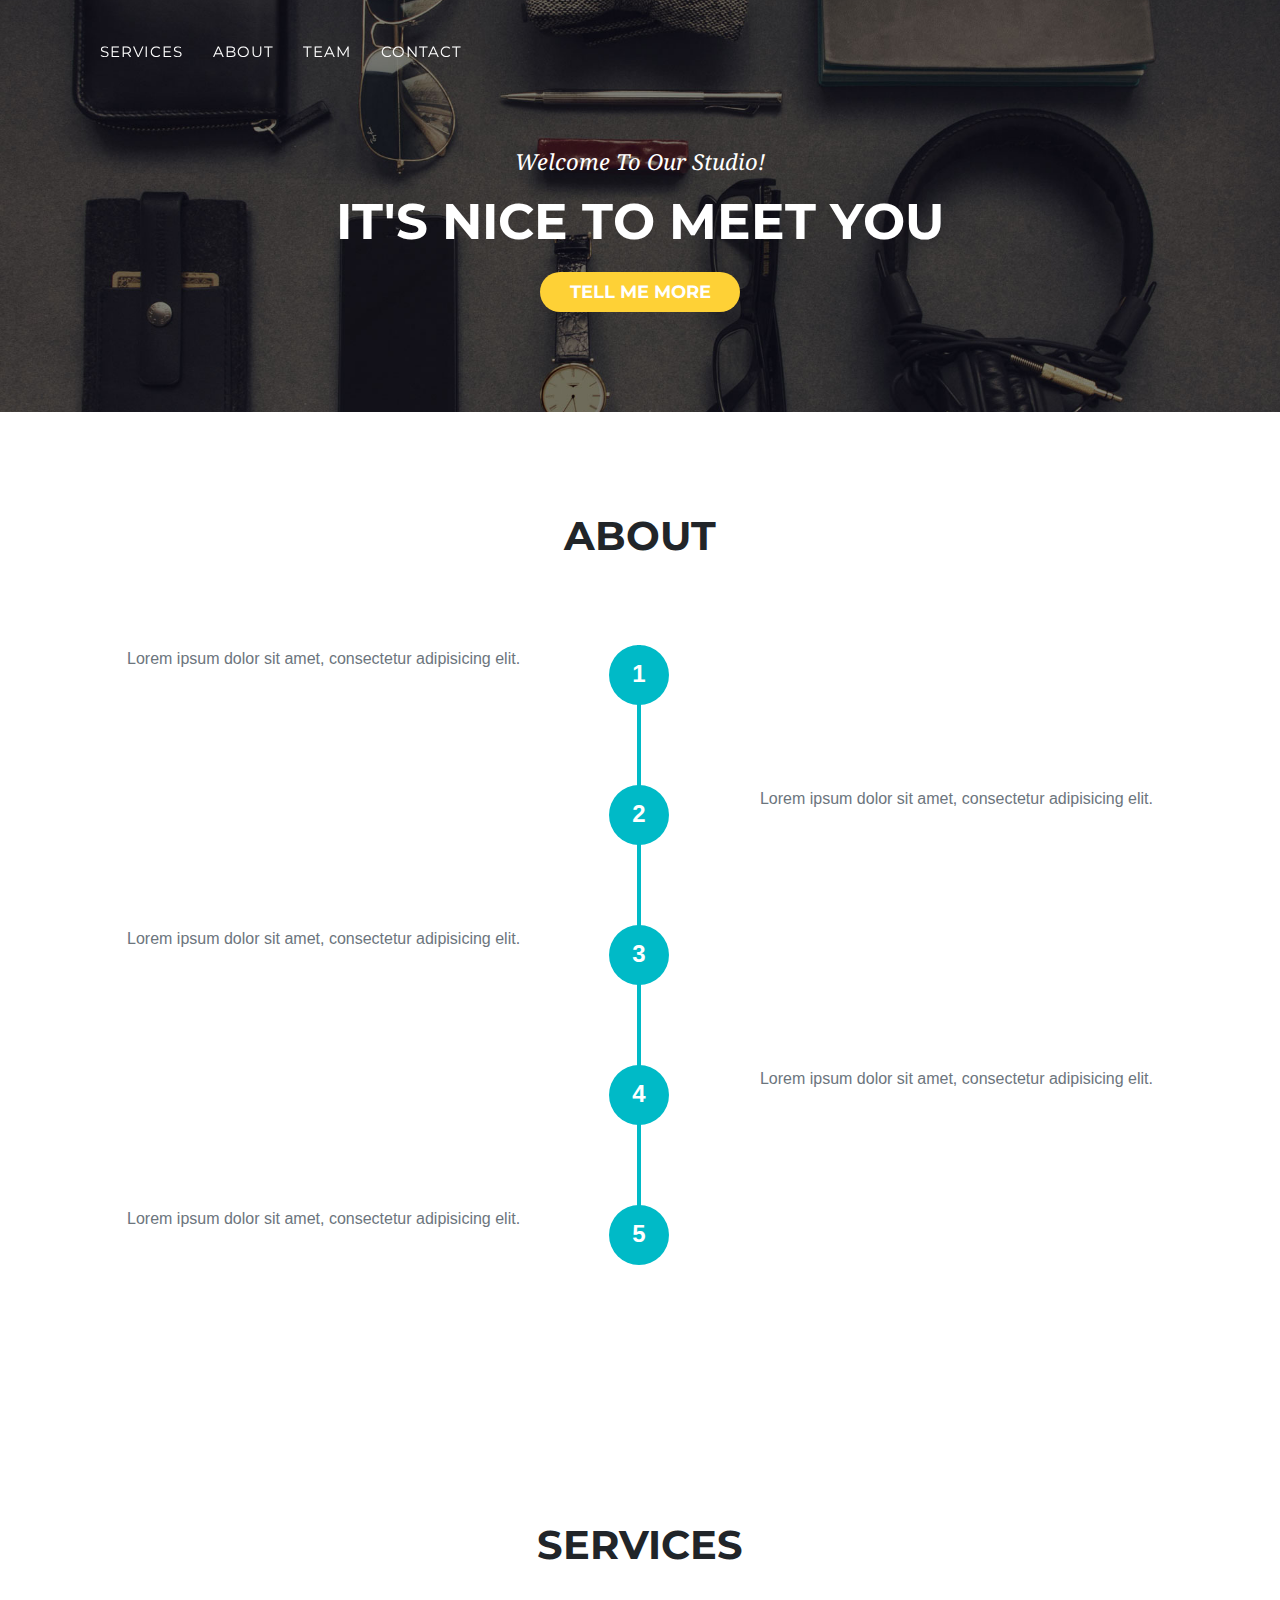
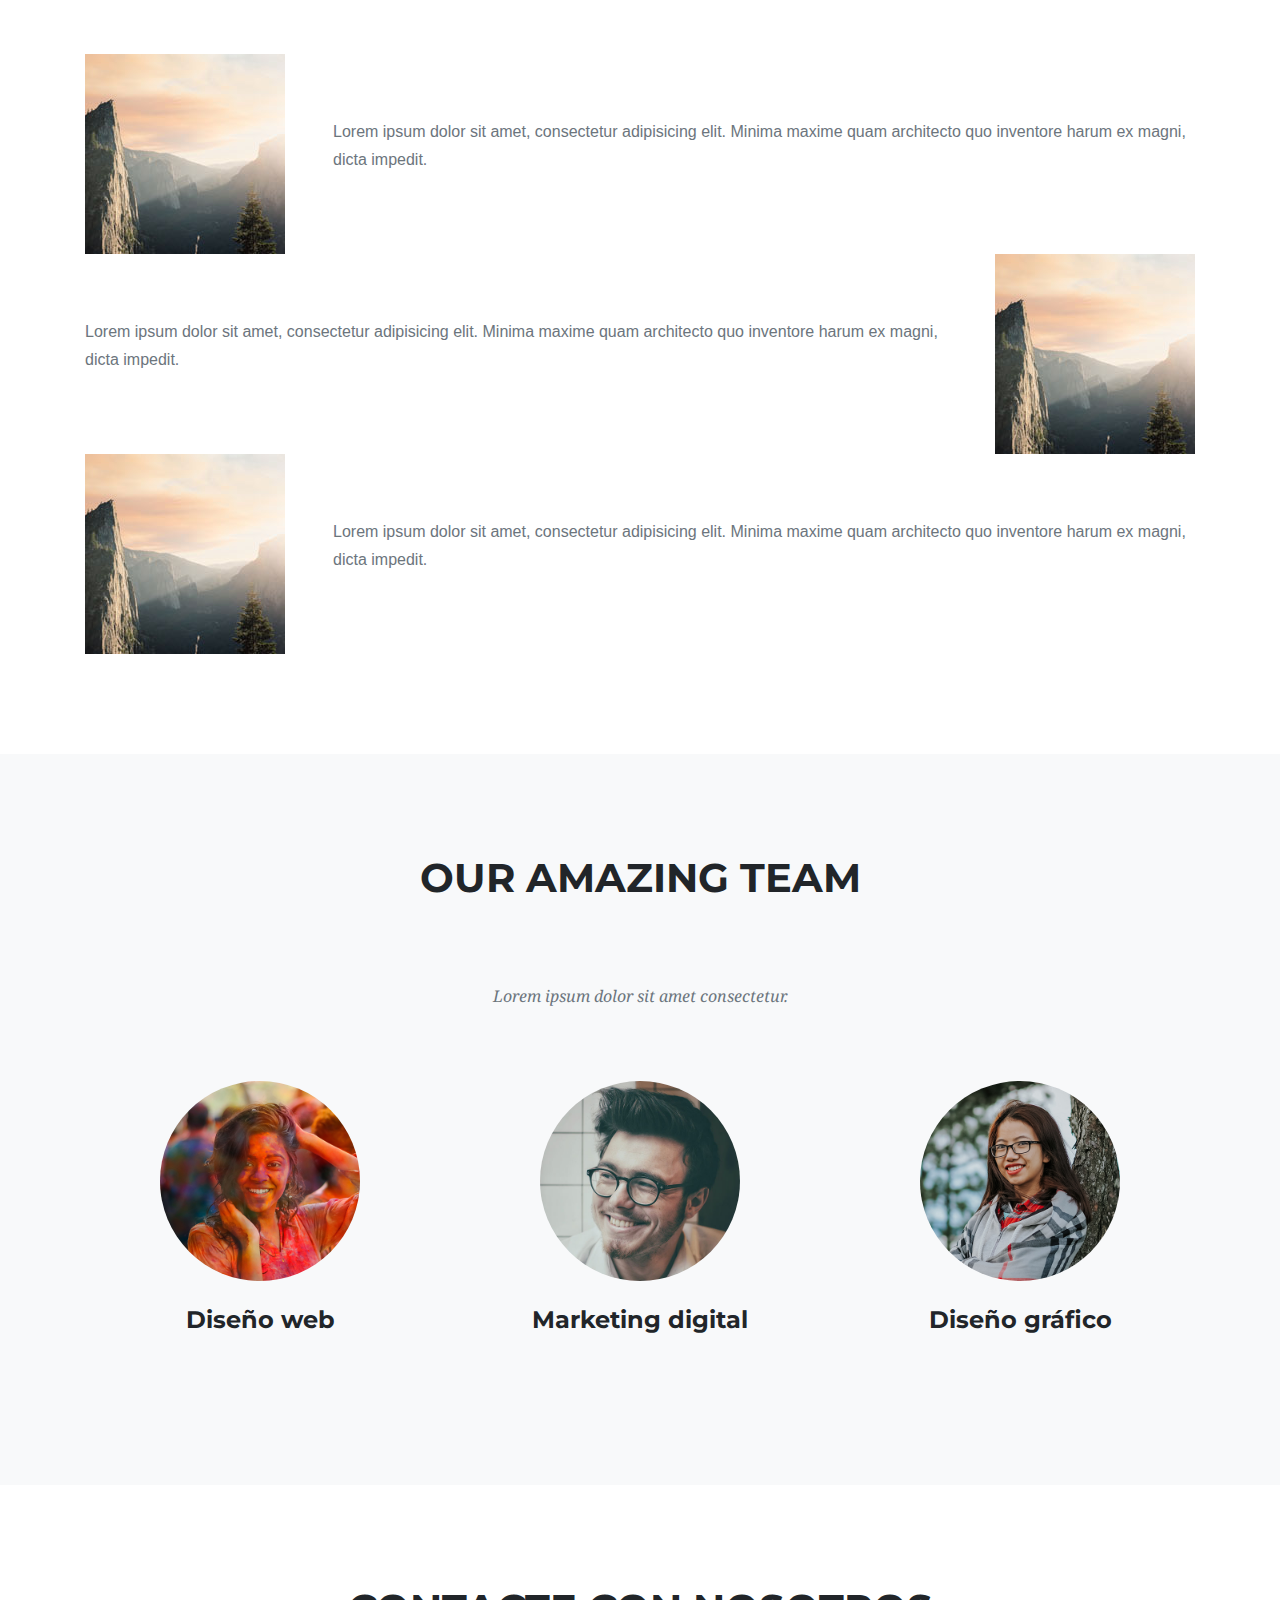
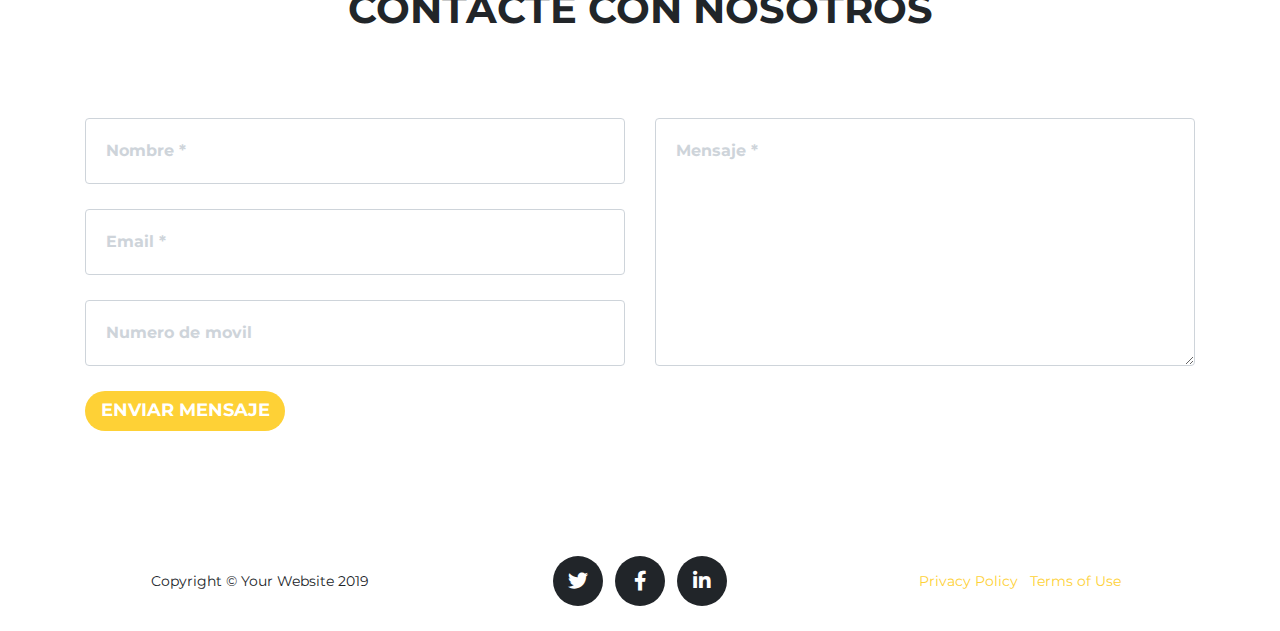
<file: index.html>
<!DOCTYPE html>
<html lang="es">

<head>

  <meta charset="utf-8">
  <meta name="viewport" content="width=device-width, initial-scale=1, shrink-to-fit=no">
  <meta name="description" content="web-studio">
  <meta name="author" content="Anastasia">

  <title>Banana web-studio</title>

  <!-- Bootstrap core CSS -->
  <link href="vendor/bootstrap/css/bootstrap.min.css" rel="stylesheet">

  <!-- Custom fonts for this template -->
  <link href="vendor/fontawesome-free/css/all.min.css" rel="stylesheet" type="text/css">
  <link href="https://fonts.googleapis.com/css?family=Montserrat:400,700" rel="stylesheet" type="text/css">
  <link href='https://fonts.googleapis.com/css?family=Kaushan+Script' rel='stylesheet' type='text/css'>
  <link href='https://fonts.googleapis.com/css?family=Droid+Serif:400,700,400italic,700italic' rel='stylesheet' type='text/css'>
  <link href='https://fonts.googleapis.com/css?family=Roboto+Slab:400,100,300,700' rel='stylesheet' type='text/css'>

  <!-- Custom styles for this template -->
  <link href="css/agency.css" rel="stylesheet">

</head>

<body id="page-top">

  <!-- Navigation -->
  <nav class="navbar navbar-expand-sm navbar-dark fixed-top" id="mainNav">
    <div class="container">
        <button class="navbar-toggler" type="button" data-toggle="collapse" data-target="#navbarResponsive" aria-controls="navbarResponsive" aria-expanded="false" aria-label="Toggle navigation">
          Menu
          <i class="fas fa-bars"></i>
        </button>
        <div class="collapse navbar-collapse" id="navbarResponsive">
          <ul class="navbar-nav text-uppercase">
            <li class="nav-item">
              <a class="nav-link js-scroll-trigger" href="#services">Services</a>
            </li>
            
            <li class="nav-item">
              <a class="nav-link js-scroll-trigger" href="#about">About</a>
            </li>
            <li class="nav-item">
              <a class="nav-link js-scroll-trigger" href="#team">Team</a>
            </li>
            <li class="nav-item">
              <a class="nav-link js-scroll-trigger" href="#contact">Contact</a>
            </li>
          </ul>
      </div>
    </div>
  </nav>

  <!-- Header -->
  <header class="masthead">
    <div class="container">
      <div class="intro-text">
        <div class="intro-lead-in">Welcome To Our Studio!</div>
        <div class="intro-heading text-uppercase">It's Nice To Meet You</div>
        <a class="btn btn-primary btn-xl text-uppercase js-scroll-trigger mx-auto" href="#services">Tell Me More</a>
      </div>
    </div>
  </header>

   <!-- About -->
  <section class="page-section" id="about">
    <div class="container">
      <div class="row">
        <div class="col-lg-12 text-center">
          <h2 class="section-heading text-uppercase">About</h2>
        </div>
      </div>
      <div class="row">
        <div class="col-lg-12">
          <ul class="timeline">
            <li>
              <div class="timeline-image">1</div>
               <div class="timeline-panel">
                <div class="timeline-body">
                  <p class="text-muted">Lorem ipsum dolor sit amet, consectetur adipisicing elit.</p>
                </div>
              </div>
            </li>
            <li class="timeline-inverted">
              <div class="timeline-image">2</div>              
               <div class="timeline-panel">
                <div class="timeline-body">
                  <p class="text-muted">Lorem ipsum dolor sit amet, consectetur adipisicing elit.</p>
                </div>
              </div>
            </li>
            <li>
              <div class="timeline-image">3</div>                        
              <div class="timeline-panel">
                <div class="timeline-body">
                  <p class="text-muted">Lorem ipsum dolor sit amet, consectetur adipisicing elit.</p>
                </div>
              </div>
            </li>
            <li class="timeline-inverted">
              <div class="timeline-image">4</div>                
               <div class="timeline-panel">
                <div class="timeline-body">
                  <p class="text-muted">Lorem ipsum dolor sit amet, consectetur adipisicing elit.</p>
                </div>
              </div>
            </li>
          <li>
              <div class="timeline-image">5</div>                        
              <div class="timeline-panel">
                <div class="timeline-body">
                  <p class="text-muted">Lorem ipsum dolor sit amet, consectetur adipisicing elit.</p>
                </div>
              </div>
            </li>
          </ul>
        </div> <!-- col -->
      </div> <!-- row -->
    </div> <!-- container -->
  </section>

  <!-- Services -->
  <section class="page-section" id="services">
    <div class="container">
      <div class="row">
        <div class="col-lg-12 text-center">
          <h2 class="section-heading text-uppercase">Services</h2>
        </div>
      </div>


     <!-- иконки -->
      <div class="row">
        <!-- 1 icon -->
        <div class="col-12 h-100 d-flex align-items-center">
          <img class="mr-5" src="img/about/1.jpg">
          <p class="text-muted ">Lorem ipsum dolor sit amet, consectetur adipisicing elit. Minima maxime quam architecto quo inventore harum ex magni, dicta impedit.</p>
        </div>

        <!-- 2 icon -->
        <div class="col-12 h-100 d-flex align align-items-center">
          <img class="ml-5 order-2" src="img/about/1.jpg">
          <p class="text-muted ">Lorem ipsum dolor sit amet, consectetur adipisicing elit. Minima maxime quam architecto quo inventore harum ex magni, dicta impedit.</p>
        </div>
        
        <!-- 3 icon -->
        <div class="col-12 h-100 d-flex align-items-center">
          <img class="mr-5" src="img/about/1.jpg">
          <p class="text-muted">Lorem ipsum dolor sit amet, consectetur adipisicing elit. Minima maxime quam architecto quo inventore harum ex magni, dicta impedit.</p>
        </div>
      </div>
    </div>
  </section>

 

  <!-- Team -->
  <section class="bg-light page-section" id="team">
    <div class="container">
      <div class="row">
        <div class="col-lg-12 text-center">
          <h2 class="section-heading text-uppercase">Our Amazing Team</h2>
          <h3 class="section-subheading text-muted">Lorem ipsum dolor sit amet consectetur.</h3>
        </div>
      </div>

      <div class="row">
        
        <div class="col-sm-4">
          <div class="team-member">
            <img class="mx-auto rounded-circle" src="img/team/1.jpg" alt="">
            <h4>Diseño web</h4>
          </div>
        </div>

        <div class="col-sm-4">
          <div class="team-member">
            <img class="mx-auto rounded-circle" src="img/team/2.jpg" alt="">
            <h4>Marketing digital</h4>
          </div>
        </div>

        <div class="col-sm-4">
          <div class="team-member">
            <img class="mx-auto rounded-circle" src="img/team/3.jpg" alt="">
            <h4>Diseño gráfico</h4>
          </div>  
        </div> 

      </div>  <!--row-->

     </div> <!--container-->    
  </section>

  <!-- Contact -->
  <section class="page-section" id="contact">
    <div class="container">
      <div class="row">
        <div class="col-lg-12 text-center">
          <h2 class="section-heading text-uppercase">Contacte con nosotros</h2>
        </div>
      </div>

    <!-- табличка -->
      <div class="row">
        <div class="col-lg-12">
          <form id="contactForm" name="sentMessage" novalidate="novalidate">
            
            <div class="row">
              <div class="col-md-6">
                <div class="form-group">
                  <input class="form-control" id="name" type="text" placeholder="Nombre *" required="required" data-validation-required-message="Please enter your name.">
                  <p class="help-block text-danger"></p>
                </div>
                <div class="form-group">
                  <input class="form-control" id="email" type="email" placeholder="Email *" required="required" data-validation-required-message="Please enter your email address.">
                  <p class="help-block text-danger"></p>
                </div>
                <div class="form-group">
                  <input class="form-control" id="phone" type="tel" placeholder="Numero de movil" required="required" data-validation-required-message="Please enter your phone number.">
                  <p class="help-block text-danger"></p>
                </div>
              </div>
              <div class="col-md-6">
                <div class="form-group">
                  <textarea class="form-control" id="message" placeholder="Mensaje *" required="required" data-validation-required-message="Please enter a message."></textarea>
                  <p class="help-block text-danger"></p>
                </div>
              </div>
              <div class="clearfix"></div>
              <div class="col-lg-12 text-center">
                <div id="success"></div>
                <button id="sendMessageButton" class="btn btn-primary btn-xl text-uppercase" type="submit">Enviar mensaje</button>
              </div>
            </div>
          </form>
        </div>
      </div>
    </div> <!-- row -->
  </section>

  <!-- Footer -->
  <footer class="footer">
    <div class="container">
      <div class="row align-items-center">
        <div class="col-md-4">
          <span class="copyright">Copyright &copy; Your Website 2019</span>
        </div>
        <div class="col-md-4">
          <ul class="list-inline social-buttons">
            <li class="list-inline-item">
              <a href="#">
                <i class="fab fa-twitter"></i>
              </a>
            </li>
            <li class="list-inline-item">
              <a href="#">
                <i class="fab fa-facebook-f"></i>
              </a>
            </li>
            <li class="list-inline-item">
              <a href="#">
                <i class="fab fa-linkedin-in"></i>
              </a>
            </li>
          </ul>
        </div>
        <div class="col-md-4">
          <ul class="list-inline quicklinks">
            <li class="list-inline-item">
              <a href="#">Privacy Policy</a>
            </li>
            <li class="list-inline-item">
              <a href="#">Terms of Use</a>
            </li>
          </ul>
        </div>
      </div>
    </div>
  </footer>

 

  <!-- Bootstrap core JavaScript -->
  <script src="vendor/jquery/jquery.min.js"></script>
  <script src="vendor/bootstrap/js/bootstrap.bundle.min.js"></script>

  <!-- Plugin JavaScript -->
  <script src="vendor/jquery-easing/jquery.easing.min.js"></script>

  <!-- Contact form JavaScript -->
  <script src="js/jqBootstrapValidation.js"></script>
  <script src="js/contact_me.js"></script>

  <!-- Custom scripts for this template -->
  <script src="js/agency.js"></script>

</body>

</html>
</file>
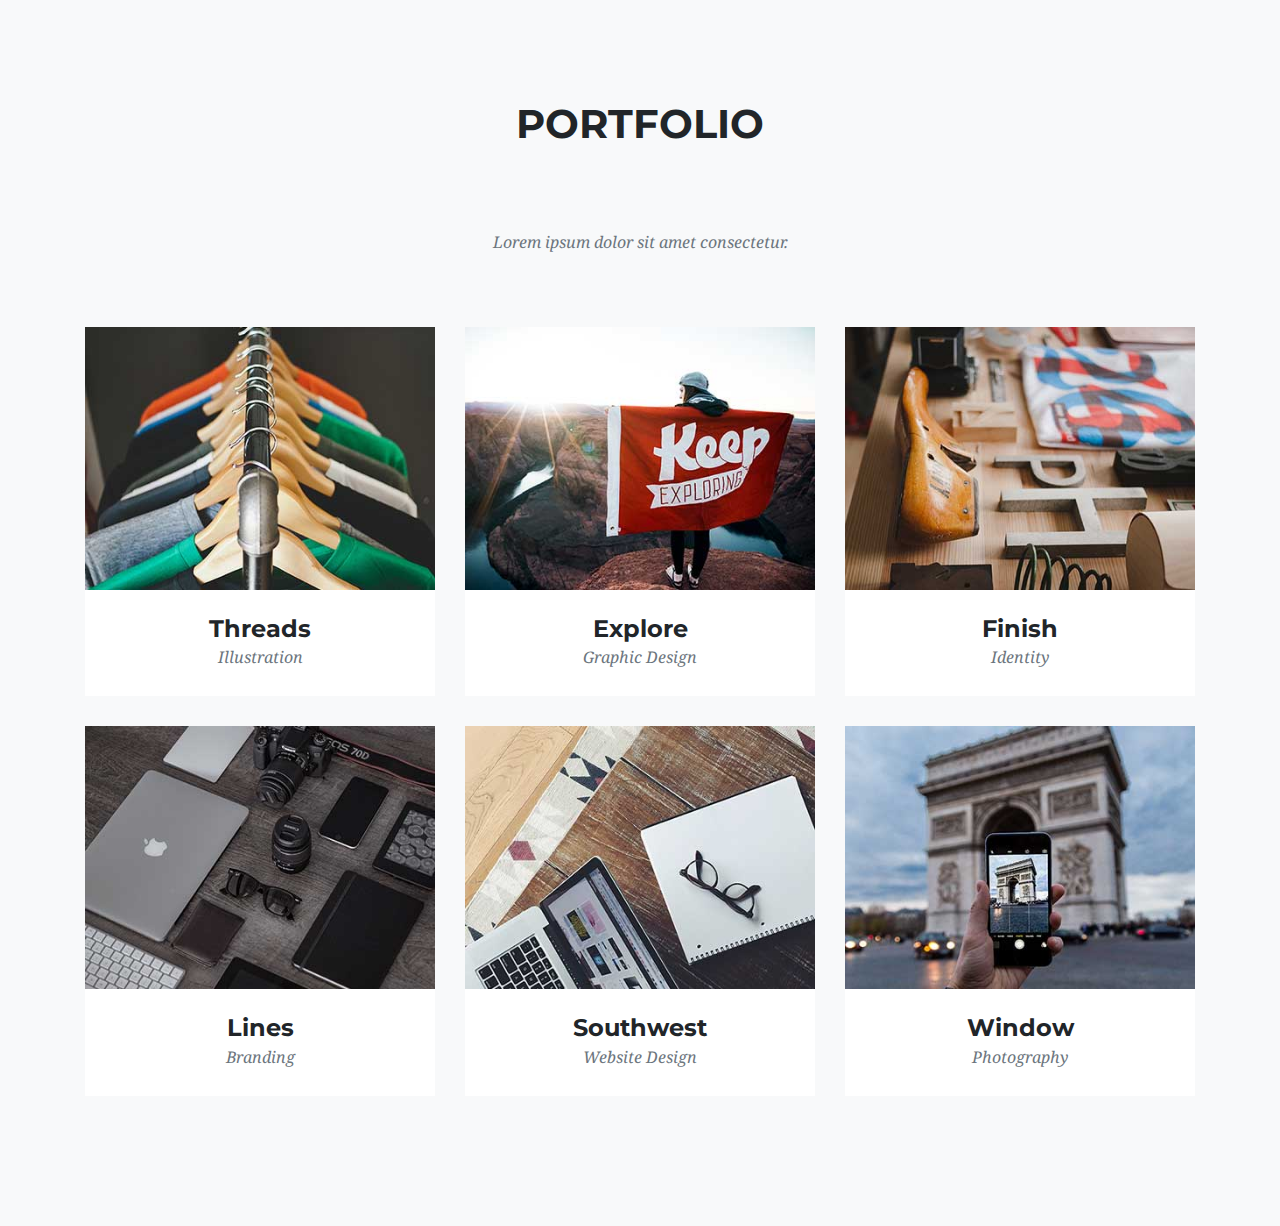
<file: design.html>
<!DOCTYPE html>
<html lang="es">

<head>

  <meta charset="utf-8">
  <meta name="viewport" content="width=device-width, initial-scale=1, shrink-to-fit=no">
  <meta name="description" content="web-studio">
  <meta name="author" content="Anastasia">

  <title>Banana web-studio</title>

  <!-- Bootstrap core CSS -->
  <link href="vendor/bootstrap/css/bootstrap.min.css" rel="stylesheet">

  <!-- Custom fonts for this template -->
  <link href="vendor/fontawesome-free/css/all.min.css" rel="stylesheet" type="text/css">
  <link href="https://fonts.googleapis.com/css?family=Montserrat:400,700" rel="stylesheet" type="text/css">
  <link href='https://fonts.googleapis.com/css?family=Kaushan+Script' rel='stylesheet' type='text/css'>
  <link href='https://fonts.googleapis.com/css?family=Droid+Serif:400,700,400italic,700italic' rel='stylesheet' type='text/css'>
  <link href='https://fonts.googleapis.com/css?family=Roboto+Slab:400,100,300,700' rel='stylesheet' type='text/css'>

  <!-- Custom styles for this template -->
  <link href="css/agency.css" rel="stylesheet">

</head>

<body id="page-top">



 <!-- Portfolio Grid -->
  <section class="bg-light page-section" id="portfolio">
    <div class="container">
      <div class="row">
        <div class="col-lg-12 text-center">
          <h2 class="section-heading text-uppercase">Portfolio</h2>
          <h3 class="section-subheading text-muted">Lorem ipsum dolor sit amet consectetur.</h3>
        </div>
      </div>
      <div class="row">
        <div class="col-md-4 col-sm-6 portfolio-item">
          <a class="portfolio-link" data-toggle="modal" href="#portfolioModal1">
            <div class="portfolio-hover">
              <div class="portfolio-hover-content">
                <i class="fas fa-plus fa-3x"></i>
              </div>
            </div>
            <img class="img-fluid" src="img/portfolio/01-thumbnail.jpg" alt="">
          </a>
          <div class="portfolio-caption">
            <h4>Threads</h4>
            <p class="text-muted">Illustration</p>
          </div>
        </div>
        <div class="col-md-4 col-sm-6 portfolio-item">
          <a class="portfolio-link" data-toggle="modal" href="#portfolioModal2">
            <div class="portfolio-hover">
              <div class="portfolio-hover-content">
                <i class="fas fa-plus fa-3x"></i>
              </div>
            </div>
            <img class="img-fluid" src="img/portfolio/02-thumbnail.jpg" alt="">
          </a>
          <div class="portfolio-caption">
            <h4>Explore</h4>
            <p class="text-muted">Graphic Design</p>
          </div>
        </div>
        <div class="col-md-4 col-sm-6 portfolio-item">
          <a class="portfolio-link" data-toggle="modal" href="#portfolioModal3">
            <div class="portfolio-hover">
              <div class="portfolio-hover-content">
                <i class="fas fa-plus fa-3x"></i>
              </div>
            </div>
            <img class="img-fluid" src="img/portfolio/03-thumbnail.jpg" alt="">
          </a>
          <div class="portfolio-caption">
            <h4>Finish</h4>
            <p class="text-muted">Identity</p>
          </div>
        </div>
        <div class="col-md-4 col-sm-6 portfolio-item">
          <a class="portfolio-link" data-toggle="modal" href="#portfolioModal4">
            <div class="portfolio-hover">
              <div class="portfolio-hover-content">
                <i class="fas fa-plus fa-3x"></i>
              </div>
            </div>
            <img class="img-fluid" src="img/portfolio/04-thumbnail.jpg" alt="">
          </a>
          <div class="portfolio-caption">
            <h4>Lines</h4>
            <p class="text-muted">Branding</p>
          </div>
        </div>
        <div class="col-md-4 col-sm-6 portfolio-item">
          <a class="portfolio-link" data-toggle="modal" href="#portfolioModal5">
            <div class="portfolio-hover">
              <div class="portfolio-hover-content">
                <i class="fas fa-plus fa-3x"></i>
              </div>
            </div>
            <img class="img-fluid" src="img/portfolio/05-thumbnail.jpg" alt="">
          </a>
          <div class="portfolio-caption">
            <h4>Southwest</h4>
            <p class="text-muted">Website Design</p>
          </div>
        </div>
        <div class="col-md-4 col-sm-6 portfolio-item">
          <a class="portfolio-link" data-toggle="modal" href="#portfolioModal6">
            <div class="portfolio-hover">
              <div class="portfolio-hover-content">
                <i class="fas fa-plus fa-3x"></i>
              </div>
            </div>
            <img class="img-fluid" src="img/portfolio/06-thumbnail.jpg" alt="">
          </a>
          <div class="portfolio-caption">
            <h4>Window</h4>
            <p class="text-muted">Photography</p>
          </div>
        </div>
      </div>
    </div>
  </section>

   <!-- Portfolio Modals -->

  <!-- Modal 1 -->
  <div class="portfolio-modal modal fade" id="portfolioModal1" tabindex="-1" role="dialog" aria-hidden="true">
    <div class="modal-dialog">
      <div class="modal-content">
        <div class="close-modal" data-dismiss="modal">
          <div class="lr">
            <div class="rl"></div>
          </div>
        </div>
        <div class="container">
          <div class="row">
            <div class="col-lg-8 mx-auto">
              <div class="modal-body">
                <!-- Project Details Go Here -->
                <h2 class="text-uppercase">Project Name</h2>
                <p class="item-intro text-muted">Lorem ipsum dolor sit amet consectetur.</p>
                <img class="img-fluid d-block mx-auto" src="img/portfolio/01-full.jpg" alt="">
                <p>Use this area to describe your project. Lorem ipsum dolor sit amet, consectetur adipisicing elit. Est blanditiis dolorem culpa incidunt minus dignissimos deserunt repellat aperiam quasi sunt officia expedita beatae cupiditate, maiores repudiandae, nostrum, reiciendis facere nemo!</p>
                <ul class="list-inline">
                  <li>Date: January 2017</li>
                  <li>Client: Threads</li>
                  <li>Category: Illustration</li>
                </ul>
                <button class="btn btn-primary" data-dismiss="modal" type="button">
                  <i class="fas fa-times"></i>
                  Close Project</button>
              </div>
            </div>
          </div>
        </div>
      </div>
    </div>
  </div>

  <!-- Modal 2 -->
  <div class="portfolio-modal modal fade" id="portfolioModal2" tabindex="-1" role="dialog" aria-hidden="true">
    <div class="modal-dialog">
      <div class="modal-content">
        <div class="close-modal" data-dismiss="modal">
          <div class="lr">
            <div class="rl"></div>
          </div>
        </div>
        <div class="container">
          <div class="row">
            <div class="col-lg-8 mx-auto">
              <div class="modal-body">
                <!-- Project Details Go Here -->
                <h2 class="text-uppercase">Project Name</h2>
                <p class="item-intro text-muted">Lorem ipsum dolor sit amet consectetur.</p>
                <img class="img-fluid d-block mx-auto" src="img/portfolio/02-full.jpg" alt="">
                <p>Use this area to describe your project. Lorem ipsum dolor sit amet, consectetur adipisicing elit. Est blanditiis dolorem culpa incidunt minus dignissimos deserunt repellat aperiam quasi sunt officia expedita beatae cupiditate, maiores repudiandae, nostrum, reiciendis facere nemo!</p>
                <ul class="list-inline">
                  <li>Date: January 2017</li>
                  <li>Client: Explore</li>
                  <li>Category: Graphic Design</li>
                </ul>
                <button class="btn btn-primary" data-dismiss="modal" type="button">
                  <i class="fas fa-times"></i>
                  Close Project</button>
              </div>
            </div>
          </div>
        </div>
      </div>
    </div>
  </div>

  <!-- Modal 3 -->
  <div class="portfolio-modal modal fade" id="portfolioModal3" tabindex="-1" role="dialog" aria-hidden="true">
    <div class="modal-dialog">
      <div class="modal-content">
        <div class="close-modal" data-dismiss="modal">
          <div class="lr">
            <div class="rl"></div>
          </div>
        </div>
        <div class="container">
          <div class="row">
            <div class="col-lg-8 mx-auto">
              <div class="modal-body">
                <!-- Project Details Go Here -->
                <h2 class="text-uppercase">Project Name</h2>
                <p class="item-intro text-muted">Lorem ipsum dolor sit amet consectetur.</p>
                <img class="img-fluid d-block mx-auto" src="img/portfolio/03-full.jpg" alt="">
                <p>Use this area to describe your project. Lorem ipsum dolor sit amet, consectetur adipisicing elit. Est blanditiis dolorem culpa incidunt minus dignissimos deserunt repellat aperiam quasi sunt officia expedita beatae cupiditate, maiores repudiandae, nostrum, reiciendis facere nemo!</p>
                <ul class="list-inline">
                  <li>Date: January 2017</li>
                  <li>Client: Finish</li>
                  <li>Category: Identity</li>
                </ul>
                <button class="btn btn-primary" data-dismiss="modal" type="button">
                  <i class="fas fa-times"></i>
                  Close Project</button>
              </div>
            </div>
          </div>
        </div>
      </div>
    </div>
  </div>

  <!-- Modal 4 -->
  <div class="portfolio-modal modal fade" id="portfolioModal4" tabindex="-1" role="dialog" aria-hidden="true">
    <div class="modal-dialog">
      <div class="modal-content">
        <div class="close-modal" data-dismiss="modal">
          <div class="lr">
            <div class="rl"></div>
          </div>
        </div>
        <div class="container">
          <div class="row">
            <div class="col-lg-8 mx-auto">
              <div class="modal-body">
                <!-- Project Details Go Here -->
                <h2 class="text-uppercase">Project Name</h2>
                <p class="item-intro text-muted">Lorem ipsum dolor sit amet consectetur.</p>
                <img class="img-fluid d-block mx-auto" src="img/portfolio/04-full.jpg" alt="">
                <p>Use this area to describe your project. Lorem ipsum dolor sit amet, consectetur adipisicing elit. Est blanditiis dolorem culpa incidunt minus dignissimos deserunt repellat aperiam quasi sunt officia expedita beatae cupiditate, maiores repudiandae, nostrum, reiciendis facere nemo!</p>
                <ul class="list-inline">
                  <li>Date: January 2017</li>
                  <li>Client: Lines</li>
                  <li>Category: Branding</li>
                </ul>
                <button class="btn btn-primary" data-dismiss="modal" type="button">
                  <i class="fas fa-times"></i>
                  Close Project</button>
              </div>
            </div>
          </div>
        </div>
      </div>
    </div>
  </div>

  <!-- Modal 5 -->
  <div class="portfolio-modal modal fade" id="portfolioModal5" tabindex="-1" role="dialog" aria-hidden="true">
    <div class="modal-dialog">
      <div class="modal-content">
        <div class="close-modal" data-dismiss="modal">
          <div class="lr">
            <div class="rl"></div>
          </div>
        </div>
        <div class="container">
          <div class="row">
            <div class="col-lg-8 mx-auto">
              <div class="modal-body">
                <!-- Project Details Go Here -->
                <h2 class="text-uppercase">Project Name</h2>
                <p class="item-intro text-muted">Lorem ipsum dolor sit amet consectetur.</p>
                <img class="img-fluid d-block mx-auto" src="img/portfolio/05-full.jpg" alt="">
                <p>Use this area to describe your project. Lorem ipsum dolor sit amet, consectetur adipisicing elit. Est blanditiis dolorem culpa incidunt minus dignissimos deserunt repellat aperiam quasi sunt officia expedita beatae cupiditate, maiores repudiandae, nostrum, reiciendis facere nemo!</p>
                <ul class="list-inline">
                  <li>Date: January 2017</li>
                  <li>Client: Southwest</li>
                  <li>Category: Website Design</li>
                </ul>
                <button class="btn btn-primary" data-dismiss="modal" type="button">
                  <i class="fas fa-times"></i>
                  Close Project</button>
              </div>
            </div>
          </div>
        </div>
      </div>
    </div>
  </div>

  <!-- Modal 6 -->
  <div class="portfolio-modal modal fade" id="portfolioModal6" tabindex="-1" role="dialog" aria-hidden="true">
    <div class="modal-dialog">
      <div class="modal-content">
        <div class="close-modal" data-dismiss="modal">
          <div class="lr">
            <div class="rl"></div>
          </div>
        </div>
        <div class="container">
          <div class="row">
            <div class="col-lg-8 mx-auto">
              <div class="modal-body">
                <!-- Project Details Go Here -->
                <h2 class="text-uppercase">Project Name</h2>
                <p class="item-intro text-muted">Lorem ipsum dolor sit amet consectetur.</p>
                <img class="img-fluid d-block mx-auto" src="img/portfolio/06-full.jpg" alt="">
                <p>Use this area to describe your project. Lorem ipsum dolor sit amet, consectetur adipisicing elit. Est blanditiis dolorem culpa incidunt minus dignissimos deserunt repellat aperiam quasi sunt officia expedita beatae cupiditate, maiores repudiandae, nostrum, reiciendis facere nemo!</p>
                <ul class="list-inline">
                  <li>Date: January 2017</li>
                  <li>Client: Window</li>
                  <li>Category: Photography</li>
                </ul>
                <button class="btn btn-primary" data-dismiss="modal" type="button">
                  <i class="fas fa-times"></i>
                  Close Project</button>
              </div>
            </div>
          </div>
        </div>
      </div>
    </div>
  </div>




  <!-- Bootstrap core JavaScript -->
  <script src="vendor/jquery/jquery.min.js"></script>
  <script src="vendor/bootstrap/js/bootstrap.bundle.min.js"></script>

  <!-- Plugin JavaScript -->
  <script src="vendor/jquery-easing/jquery.easing.min.js"></script>

  <!-- Contact form JavaScript -->
  <script src="js/jqBootstrapValidation.js"></script>
  <script src="js/contact_me.js"></script>

  <!-- Custom scripts for this template -->
  <script src="js/agency.js"></script>

</body>

</html>
</file>
<file: css/agency.css>
* Start Bootstrap - Agency v5.2.2 (https://startbootstrap.com/template-overviews/agency)
 * Copyright 2013-2019 Start Bootstrap
 * Licensed under MIT (https://github.com/BlackrockDigital/startbootstrap-agency/blob/master/LICENSE)
 */

body {
  overflow-x: hidden;
  font-family: 'Roboto Slab', -apple-system, BlinkMacSystemFont, 'Segoe UI', Roboto, 'Helvetica Neue', Arial, sans-serif, 'Apple Color Emoji', 'Segoe UI Emoji', 'Segoe UI Symbol', 'Noto Color Emoji';
}

p {
  line-height: 1.75;
}

a {
  color: #fed136;
}

a:hover {
  color: #fec503;
}

.text-primary {
  color: #fed136 !important;
}

h1,
h2,
h3,
h4,
h5,
h6 {
  font-weight: 700;
  font-family: 'Montserrat', -apple-system, BlinkMacSystemFont, 'Segoe UI', Roboto, 'Helvetica Neue', Arial, sans-serif, 'Apple Color Emoji', 'Segoe UI Emoji', 'Segoe UI Symbol', 'Noto Color Emoji';
}

.page-section {
  padding: 100px 0;
}

.page-section h2.section-heading {
  font-size: 40px;
  margin-top: 0;
  margin-bottom: 85px;
}

.page-section h3.section-subheading {
  font-size: 16px;
  font-weight: 400;
  font-style: italic;
  margin-bottom: 75px;
  text-transform: none;
  font-family: 'Droid Serif', -apple-system, BlinkMacSystemFont, 'Segoe UI', Roboto, 'Helvetica Neue', Arial, sans-serif, 'Apple Color Emoji', 'Segoe UI Emoji', 'Segoe UI Symbol', 'Noto Color Emoji';
}

@media (min-width: 768px) {
  section {
    padding: 150px 0;
  }
}

::-moz-selection {
  background: #fed136;
  text-shadow: none;
}

::selection {
  background: #fed136;
  text-shadow: none;
}

img::-moz-selection {
  background: transparent;
}

img::selection {
  background: transparent;
}

img::-moz-selection {
  background: transparent;
}

.btn {
  font-family: 'Montserrat', -apple-system, BlinkMacSystemFont, 'Segoe UI', Roboto, 'Helvetica Neue', Arial, sans-serif, 'Apple Color Emoji', 'Segoe UI Emoji', 'Segoe UI Symbol', 'Noto Color Emoji';
  font-weight: 700;
}

.btn-xl {
  font-size: 18px;
  height: 40px;
  width: 200px;
  border: 0px solid #fed136;
  border-radius: 25px;
  display: flex;
  align-items: center;
  justify-content: center;
}

.btn-primary {
  background-color: #fed136;
  border-color: #fed136;
}

.btn-primary:active, .btn-primary:focus, .btn-primary:hover {
  background-color: #fec810 !important;
  border-color: #fec810 !important;
  color: white;
}

.btn-primary:active, .btn-primary:focus {
  box-shadow: 0 0 0 0.2rem rgba(254, 209, 55, 0.5) !important;
}

#mainNav {
    padding-top: 25px;
    padding-bottom: 25px;
    transition: padding-top 0.3s, padding-bottom 0.3s;
    border: none;
    background-color: transparent;
    }


#mainNav .navbar-toggler {
  font-size: 16px;
  right: 0;
  padding: 13px;
  margin-left: 3px;
  text-transform: uppercase;
  color: white;
  border: 0;
  font-family: 'Montserrat', -apple-system, BlinkMacSystemFont, 'Segoe UI', Roboto, 'Helvetica Neue', Arial, sans-serif, 'Apple Color Emoji', 'Segoe UI Emoji', 'Segoe UI Symbol', 'Noto Color Emoji';
}

#mainNav .navbar-brand {
  color: #fed136;
  font-family: 'Kaushan Script', -apple-system, BlinkMacSystemFont, 'Segoe UI', Roboto, 'Helvetica Neue', Arial, sans-serif, 'Apple Color Emoji', 'Segoe UI Emoji', 'Segoe UI Symbol', 'Noto Color Emoji';
}

#mainNav .navbar-brand.active, #mainNav .navbar-brand:active, #mainNav .navbar-brand:focus, #mainNav .navbar-brand:hover {
  color: #fec503;
}

#mainNav .navbar-nav .nav-item .nav-link {
  font-size: 93%;
  font-weight: 400;
  padding: 30px 0.4em;
  letter-spacing: 1px;
  color: white;
  font-family: 'Montserrat', -apple-system, BlinkMacSystemFont, 'Segoe UI', Roboto, 'Helvetica Neue', Arial, sans-serif, 'Apple Color Emoji', 'Segoe UI Emoji', 'Segoe UI Symbol', 'Noto Color Emoji';
}

#mainNav .navbar-nav .nav-item .nav-link.active, #mainNav .navbar-nav .nav-item .nav-link:hover {
  color: #fed136;
}


#mainNav {
    padding-top: 25px;
    padding-bottom: 25px;
    transition: padding-top 0.3s, padding-bottom 0.3s;
    border: none;
    background-color: transparent;
 }
#mainNav .navbar-brand {
    font-size: 1.75em;
    transition: all 0.3s;
 }
#mainNav .navbar-nav .nav-item .nav-link {
    padding: 1.1em 1em !important;
 }
#mainNav.navbar-shrink {
    padding-top: 0;
    padding-bottom: 0;
    background-color: #212529;
 }
#mainNav.navbar-shrink .navbar-brand {
    font-size: 1.25em;
    padding: 12px 0;
 }



header.masthead {
  text-align: center;
  color: white;
  background-image: url("../img/header-bg.jpg");
  background-repeat: no-repeat;
  background-attachment: scroll;
  background-position: center center;
  background-size: cover;
}

header.masthead .intro-text {
  padding-top: 150px;
  padding-bottom: 100px;
}

header.masthead .intro-text .intro-lead-in {
  font-size: 22px;
  font-style: italic;
  line-height: 22px;
  margin-bottom: 25px;
  font-family: 'Droid Serif', -apple-system, BlinkMacSystemFont, 'Segoe UI', Roboto, 'Helvetica Neue', Arial, sans-serif, 'Apple Color Emoji', 'Segoe UI Emoji', 'Segoe UI Symbol', 'Noto Color Emoji';
}

header.masthead .intro-text .intro-heading {
  font-size: 50px;
  font-weight: 700;
  line-height: 50px;
  margin-bottom: 25px;
  font-family: 'Montserrat', -apple-system, BlinkMacSystemFont, 'Segoe UI', Roboto, 'Helvetica Neue', Arial, sans-serif, 'Apple Color Emoji', 'Segoe UI Emoji', 'Segoe UI Symbol', 'Noto Color Emoji';
}


.service-heading {
  margin: 15px 0;
  text-transform: none;
}

#portfolio .portfolio-item {
  right: 0;
  margin: 0 0 15px;
}

#portfolio .portfolio-item .portfolio-link {
  position: relative;
  display: block;
  max-width: 400px;
  margin: 0 auto;
  cursor: pointer;
}

#portfolio .portfolio-item .portfolio-link .portfolio-hover {
  position: absolute;
  width: 100%;
  height: 100%;
  transition: all ease 0.5s;
  opacity: 0;
  background: rgba(254, 209, 54, 0.9);
}

#portfolio .portfolio-item .portfolio-link .portfolio-hover:hover {
  opacity: 1;
}

#portfolio .portfolio-item .portfolio-link .portfolio-hover .portfolio-hover-content {
  font-size: 20px;
  position: absolute;
  top: 50%;
  width: 100%;
  height: 20px;
  margin-top: -12px;
  text-align: center;
  color: white;
}

#portfolio .portfolio-item .portfolio-link .portfolio-hover .portfolio-hover-content i {
  margin-top: -12px;
}

#portfolio .portfolio-item .portfolio-link .portfolio-hover .portfolio-hover-content h3,
#portfolio .portfolio-item .portfolio-link .portfolio-hover .portfolio-hover-content h4 {
  margin: 0;
}

#portfolio .portfolio-item .portfolio-caption {
  max-width: 400px;
  margin: 0 auto;
  padding: 25px;
  text-align: center;
  background-color: #fff;
}

#portfolio .portfolio-item .portfolio-caption h4 {
  margin: 0;
  text-transform: none;
}

#portfolio .portfolio-item .portfolio-caption p {
  font-size: 16px;
  font-style: italic;
  margin: 0;
  font-family: 'Droid Serif', -apple-system, BlinkMacSystemFont, 'Segoe UI', Roboto, 'Helvetica Neue', Arial, sans-serif, 'Apple Color Emoji', 'Segoe UI Emoji', 'Segoe UI Symbol', 'Noto Color Emoji';
}

#portfolio * {
  z-index: 2;
}

@media (min-width: 767px) {
  #portfolio .portfolio-item {
    margin: 0 0 30px;
  }
}

.portfolio-modal .modal-dialog {
  margin: 1rem;
  max-width: 100vw;
}

.portfolio-modal .modal-content {
  padding: 100px 0;
  text-align: center;
}

.portfolio-modal .modal-content h2 {
  font-size: 3em;
  margin-bottom: 15px;
}

.portfolio-modal .modal-content p {
  margin-bottom: 30px;
}

.portfolio-modal .modal-content p.item-intro {
  font-size: 16px;
  font-style: italic;
  margin: 20px 0 30px;
  font-family: 'Droid Serif', -apple-system, BlinkMacSystemFont, 'Segoe UI', Roboto, 'Helvetica Neue', Arial, sans-serif, 'Apple Color Emoji', 'Segoe UI Emoji', 'Segoe UI Symbol', 'Noto Color Emoji';
}

.portfolio-modal .modal-content ul.list-inline {
  margin-top: 0;
  margin-bottom: 30px;
}

.portfolio-modal .modal-content img {
  margin-bottom: 30px;
}

.portfolio-modal .modal-content button {
  cursor: pointer;
}

.portfolio-modal .close-modal {
  position: absolute;
  top: 25px;
  right: 25px;
  width: 75px;
  height: 75px;
  cursor: pointer;
  background-color: transparent;
}

.portfolio-modal .close-modal:hover {
  opacity: 0.3;
}

.portfolio-modal .close-modal .lr {
  /* Safari and Chrome */
  z-index: 1051;
  width: 1px;
  height: 75px;
  margin-left: 35px;
  /* IE 9 */
  transform: rotate(45deg);
  background-color: #212529;
}

.portfolio-modal .close-modal .lr .rl {
  /* Safari and Chrome */
  z-index: 1052;
  width: 1px;
  height: 75px;
  /* IE 9 */
  transform: rotate(90deg);
  background-color: #212529;
}

.timeline {
  position: relative;
  padding: 0;
  list-style: none;
}

.timeline:before {
  position: absolute;
  top: 0;
  bottom: 45px;
  left: 40px;
  width: 4px;
  margin-left: -3.5px;
  content: '';
  background-color: #00bac7;
}

.timeline > li {
  position: relative;
  min-height: 50px;
  margin-bottom: 50px;
}

.timeline > li:after, .timeline > li:before {
  display: table;
  content: ' ';
}

.timeline > li:after {
  clear: both;
}

.timeline > li .timeline-panel {
  position: relative;
  float: right;
  width: 100%;
  padding: 0 20px 0 100px;
  text-align: left;
}

.timeline > li .timeline-panel:before {
  right: auto;
  left: -15px;
  border-right-width: 15px;
  border-left-width: 0;
}

.timeline > li .timeline-panel:after {
  right: auto;
  left: -14px;
  border-right-width: 14px;
  border-left-width: 0;
}

.timeline > li .timeline-image {
  position: absolute;
  z-index: 100;
  left: 0;
  width: 60px;
  height: 60px;
  margin-left: 9px;
  text-align: center;
  font-size: 1.5rem;
  font-weight: 900;
  padding: 11PX;
  color: white;
  border: 0px solid #00BAC7;
  border-radius: 100%;
  background-color: #00BAC7;
}

.timeline > li .timeline-image h4 {
  font-size: 10px;
  line-height: 14px;
  margin-top: 12px;
}

.timeline > li.timeline-inverted > .timeline-panel {
  float: right;
  padding: 0 20px 0 100px;
  text-align: left;
}

.timeline > li.timeline-inverted > .timeline-panel:before {
  right: auto;
  left: -15px;
  border-right-width: 15px;
  border-left-width: 0;
}

.timeline > li.timeline-inverted > .timeline-panel:after {
  right: auto;
  left: -14px;
  border-right-width: 14px;
  border-left-width: 0;
}

.timeline > li:last-child {
  margin-bottom: 0;
}

.timeline .timeline-heading h4 {
  margin-top: 0;
  color: inherit;
}

.timeline .timeline-heading h4.subheading {
  text-transform: none;
}

.timeline .timeline-body > ul,
.timeline .timeline-body > p {
  margin-bottom: 0;
}

@media (min-width: 768px) {
  .timeline:before {
    left: 50%;
  }
  .timeline > li {
    min-height: 100px;
    margin-bottom: 40px;
  }
  .timeline > li .timeline-panel {
    float: left;
    width: 41%;
    padding: 0 20px 20px 30px;
    text-align: right;
  }
  .timeline > li .timeline-image {
    left: 50%;
    width: 60px;
    height: 60px;
    margin-left: -31px;
  }
  .timeline > li .timeline-image h4 {
    font-size: 13px;
    line-height: 18px;
    margin-top: 16px;
  }
  .timeline > li.timeline-inverted > .timeline-panel {
    float: right;
    padding: 0 30px 20px 20px;
    text-align: left;
  }
}

.team-member {
  margin-bottom: 50px;
  text-align: center;
}

.team-member img {
  width: 200px;
  height: 200px;
  border: 0px solid rgba(0, 0, 0, 0.1);
}

.team-member h4 {
  margin-top: 25px;
  margin-bottom: 0;
  text-transform: none;
}

.team-member p {
  margin-top: 0;
}

section#rct {
  background-color: #212529;
  background-image: url("../img/map-image.png");
  background-repeat: no-repeat;
  background-position: center;
}

section#contact .section-heading {
  color: #212529;
}

section#contact .form-group {
  margin-bottom: 25px;
}

section#contact .form-group input,
section#contact .form-group textarea {
  padding: 20px;
}

section#contact .form-group input.form-control {
  height: auto;
}

section#contact .form-group textarea.form-control {
  height: 248px;
}

section#contact .form-control:focus {
  border-color: #fed136;
  box-shadow: none;
}

section#contact ::-webkit-input-placeholder {
  font-weight: 700;
  color: #ced4da;
  font-family: 'Montserrat', -apple-system, BlinkMacSystemFont, 'Segoe UI', Roboto, 'Helvetica Neue', Arial, sans-serif, 'Apple Color Emoji', 'Segoe UI Emoji', 'Segoe UI Symbol', 'Noto Color Emoji';
}

section#contact :-moz-placeholder {
  font-weight: 700;
  color: #ced4da;
  font-family: 'Montserrat', -apple-system, BlinkMacSystemFont, 'Segoe UI', Roboto, 'Helvetica Neue', Arial, sans-serif, 'Apple Color Emoji', 'Segoe UI Emoji', 'Segoe UI Symbol', 'Noto Color Emoji';
}

section#contact ::-moz-placeholder {
  font-weight: 700;
  color: #ced4da;
  font-family: 'Montserrat', -apple-system, BlinkMacSystemFont, 'Segoe UI', Roboto, 'Helvetica Neue', Arial, sans-serif, 'Apple Color Emoji', 'Segoe UI Emoji', 'Segoe UI Symbol', 'Noto Color Emoji';
}

section#contact :-ms-input-placeholder {
  font-weight: 700;
  color: #ced4da;
  font-family: 'Montserrat', -apple-system, BlinkMacSystemFont, 'Segoe UI', Roboto, 'Helvetica Neue', Arial, sans-serif, 'Apple Color Emoji', 'Segoe UI Emoji', 'Segoe UI Symbol', 'Noto Color Emoji';
}

.footer {
  padding: 25px 0;
  text-align: center;
}

.footer span.copyright {
  font-size: 90%;
  line-height: 40px;
  text-transform: none;
  font-family: 'Montserrat', -apple-system, BlinkMacSystemFont, 'Segoe UI', Roboto, 'Helvetica Neue', Arial, sans-serif, 'Apple Color Emoji', 'Segoe UI Emoji', 'Segoe UI Symbol', 'Noto Color Emoji';
}

.footer ul.quicklinks {
  font-size: 90%;
  line-height: 40px;
  margin-bottom: 0;
  text-transform: none;
  font-family: 'Montserrat', -apple-system, BlinkMacSystemFont, 'Segoe UI', Roboto, 'Helvetica Neue', Arial, sans-serif, 'Apple Color Emoji', 'Segoe UI Emoji', 'Segoe UI Symbol', 'Noto Color Emoji';
}

ul.social-buttons {
  margin-bottom: 0;
}

ul.social-buttons li a {
  font-size: 20px;
  line-height: 50px;
  display: block;
  width: 50px;
  height: 50px;
  transition: all 0.3s;
  color: white;
  border-radius: 100%;
  outline: none;
  background-color: #212529;
}

ul.social-buttons li a:active, ul.social-buttons li a:focus, ul.social-buttons li a:hover {
  background-color: #fed136;
}

.numeros
</file>
